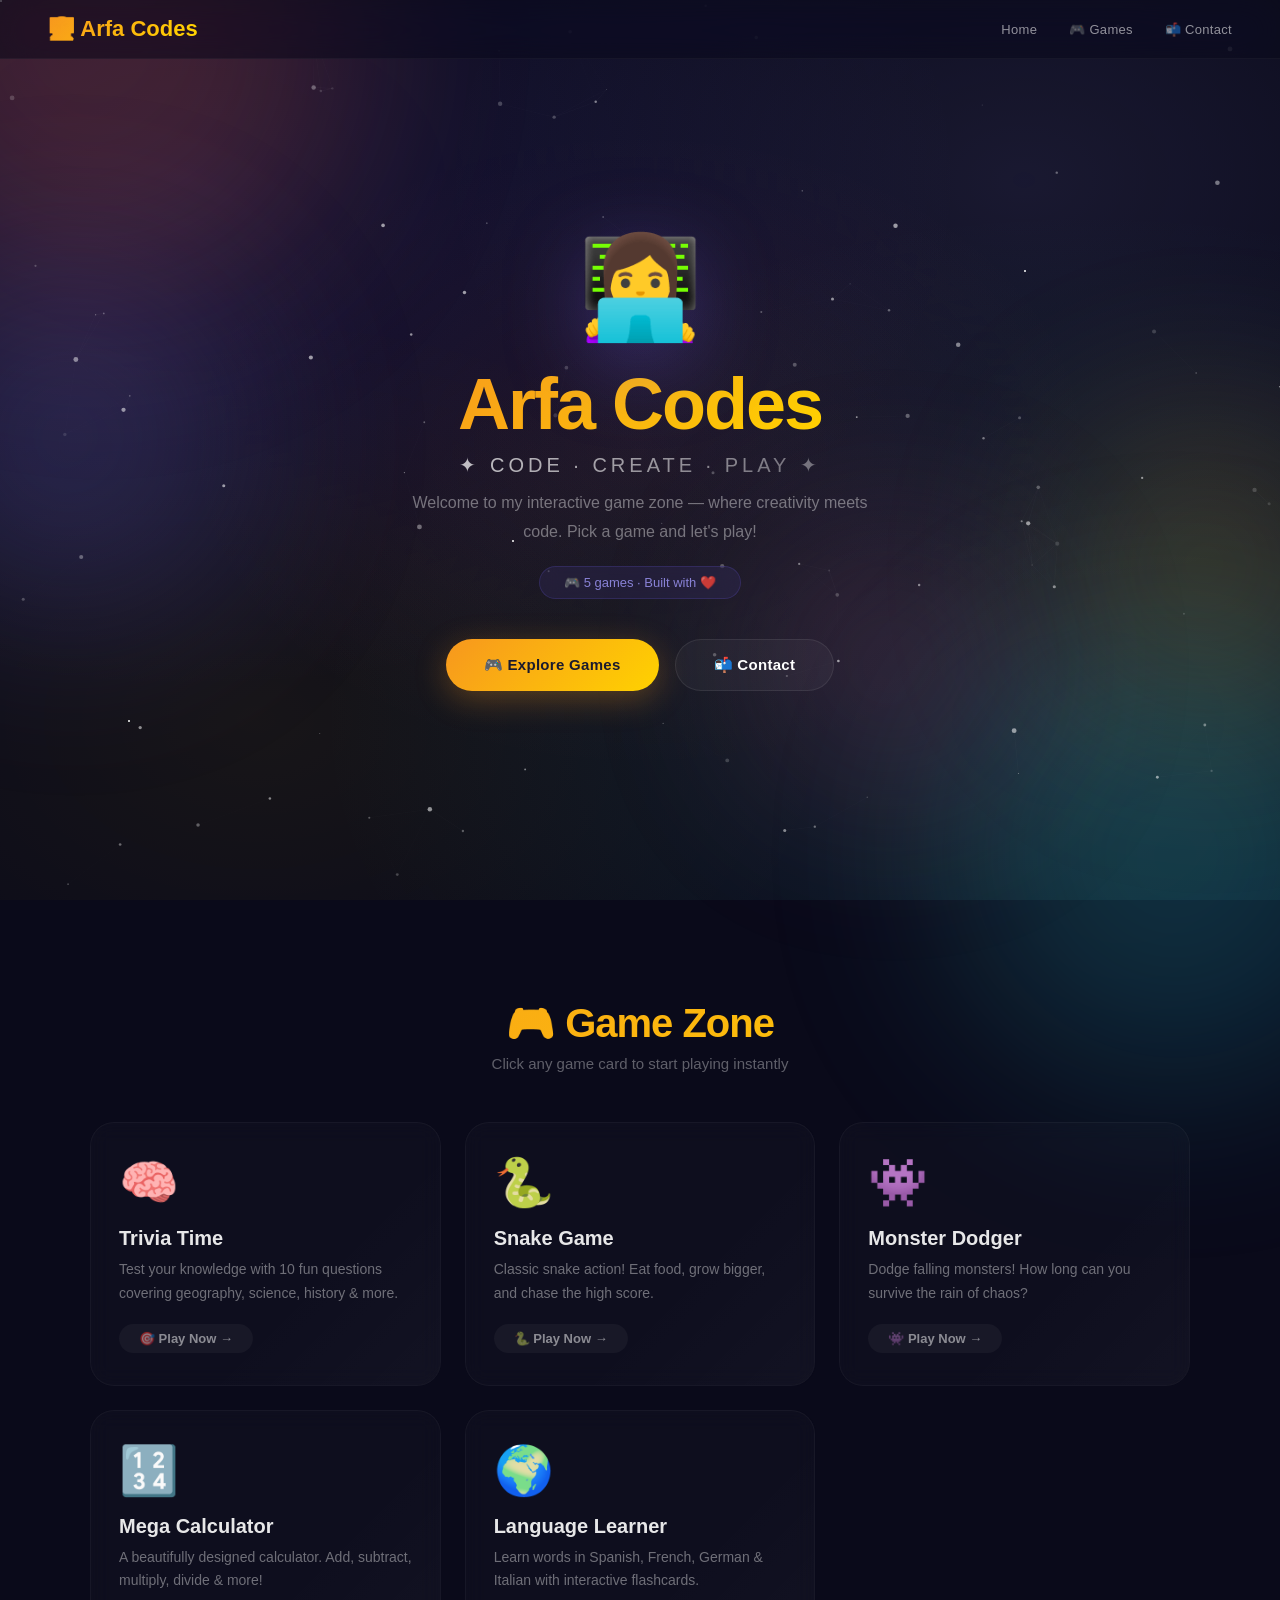
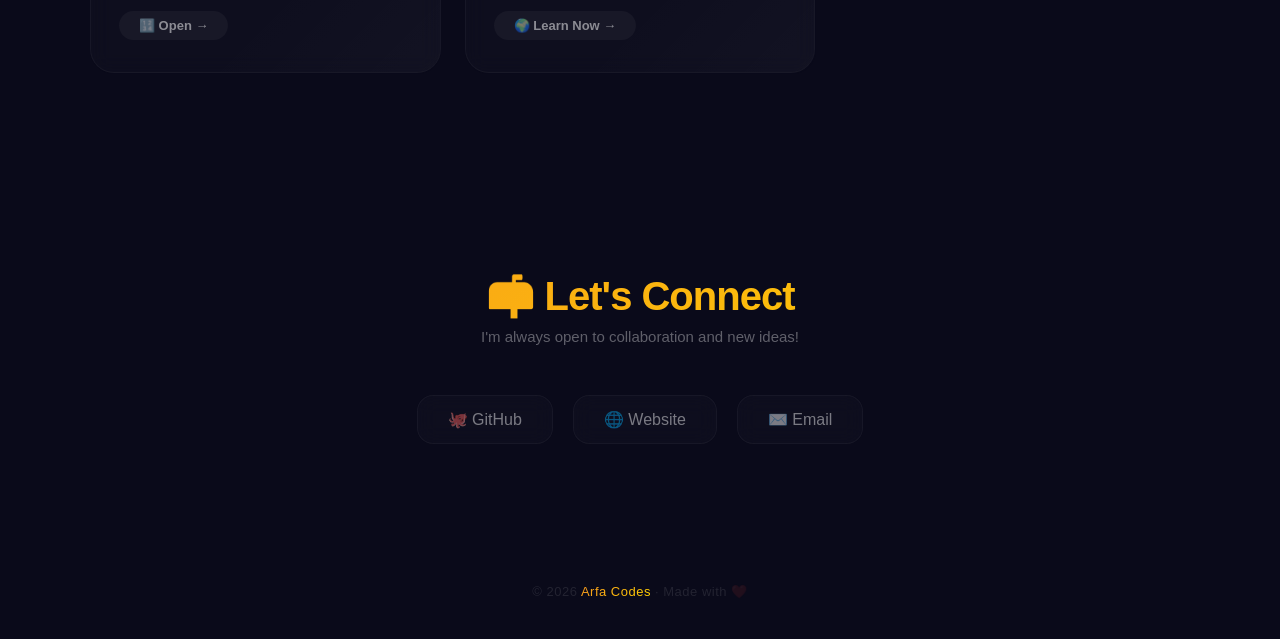
<file: index.html>
<!DOCTYPE html>
<html lang="en">
<head>
  <meta charset="UTF-8" />
  <meta name="viewport" content="width=device-width, initial-scale=1.0" />
  <title>Arfa Codes 🚀 - Game Zone</title>
  <link rel="icon" href="data:image/svg+xml,<svg xmlns=%22http://www.w3.org/2000/svg%22 viewBox=%220 0 100 100%22><text y=%22.9em%22 font-size=%2290%22>👩‍💻</text></svg>">
  <link rel="stylesheet" href="css/style.css" />
</head>
<body>

  <!-- Mesh Background -->
  <div class="mesh-bg"></div>

  <!-- Glow Orbs -->
  <div class="glow-orb glow-orb-1"></div>
  <div class="glow-orb glow-orb-2"></div>
  <div class="glow-orb glow-orb-3"></div>
  <div class="glow-orb glow-orb-4"></div>
  <div class="glow-orb glow-orb-5"></div>

  <!-- Shooting Stars -->
  <div class="star"></div>
  <div class="star"></div>
  <div class="star"></div>
  <div class="star"></div>

  <!-- Particle Canvas -->
  <canvas id="particleCanvas"></canvas>

  <!-- Nav -->
  <nav id="navbar">
    <span class="logo">👩‍💻 Arfa Codes</span>
    <ul>
      <li><a href="#home">Home</a></li>
      <li><a href="#games">🎮 Games</a></li>
      <li><a href="#contact">📬 Contact</a></li>
    </ul>
  </nav>

  <!-- Hero -->
  <section id="home">
    <div class="wrap hero-content">
      <span class="avatar">👩‍💻</span>
      <h1>Arfa Codes</h1>
      <div class="tagline">✦ Code · Create · Play ✦</div>
      <p>Welcome to my interactive game zone — where creativity meets code. Pick a game and let's play!</p>
      <div class="hero-badge">🎮 5 games · Built with ❤️</div>
      <div class="btns">
        <a href="#games" class="btn btn-gold">🎮 Explore Games</a>
        <a href="#contact" class="btn btn-ghost">📬 Contact</a>
      </div>
    </div>
  </section>

  <!-- Games Grid -->
  <section id="games">
    <div class="wrap">
      <h2 class="section-title">🎮 Game Zone</h2>
      <p class="section-sub">Click any game card to start playing instantly</p>
      <div class="game-grid">
        <div class="game-card" onclick="openModal('trivia')">
          <div class="card-glow"></div>
          <span class="gi">🧠</span>
          <h3>Trivia Time</h3>
          <p>Test your knowledge with 10 fun questions covering geography, science, history & more.</p>
          <span class="tag">🎯 Play Now →</span>
        </div>
        <div class="game-card" onclick="openModal('snake')">
          <div class="card-glow"></div>
          <span class="gi">🐍</span>
          <h3>Snake Game</h3>
          <p>Classic snake action! Eat food, grow bigger, and chase the high score.</p>
          <span class="tag">🐍 Play Now →</span>
        </div>
        <div class="game-card" onclick="openModal('monster')">
          <div class="card-glow"></div>
          <span class="gi">👾</span>
          <h3>Monster Dodger</h3>
          <p>Dodge falling monsters! How long can you survive the rain of chaos?</p>
          <span class="tag">👾 Play Now →</span>
        </div>
        <div class="game-card" onclick="openModal('calc')">
          <div class="card-glow"></div>
          <span class="gi">🔢</span>
          <h3>Mega Calculator</h3>
          <p>A beautifully designed calculator. Add, subtract, multiply, divide & more!</p>
          <span class="tag">🔢 Open →</span>
        </div>
        <div class="game-card" onclick="openModal('lang')">
          <div class="card-glow"></div>
          <span class="gi">🌍</span>
          <h3>Language Learner</h3>
          <p>Learn words in Spanish, French, German & Italian with interactive flashcards.</p>
          <span class="tag">🌍 Learn Now →</span>
        </div>
      </div>
    </div>
  </section>

  <!-- Contact -->
  <section id="contact">
    <div class="wrap">
      <h2 class="section-title">📬 Let's Connect</h2>
      <p class="section-sub">I'm always open to collaboration and new ideas!</p>
      <div class="clinks">
        <a href="https://github.com/ArfaCodes" target="_blank">🐙 GitHub</a>
        <a href="https://arfacodes.vercel.app" target="_blank">🌐 Website</a>
        <a href="mailto:hello@arfacodes.com">✉️ Email</a>
      </div>
    </div>
  </section>

  <footer>© 2026 <span>Arfa Codes</span> · Made with ❤️</footer>

  <!-- ===== MODAL ===== -->
  <div class="modal-overlay" id="modalOverlay">
    <div class="modal">
      <button class="close" onclick="closeModal()">✕</button>
      <div id="modalContent"></div>
    </div>
  </div>

  <!-- Scripts -->
  <script src="js/main.js"></script>
  <script src="js/trivia.js"></script>
  <script src="js/snake.js"></script>
  <script src="js/monster.js"></script>
  <script src="js/calc.js"></script>
  <script src="js/lang.js"></script>
</body>
</html>
</file>
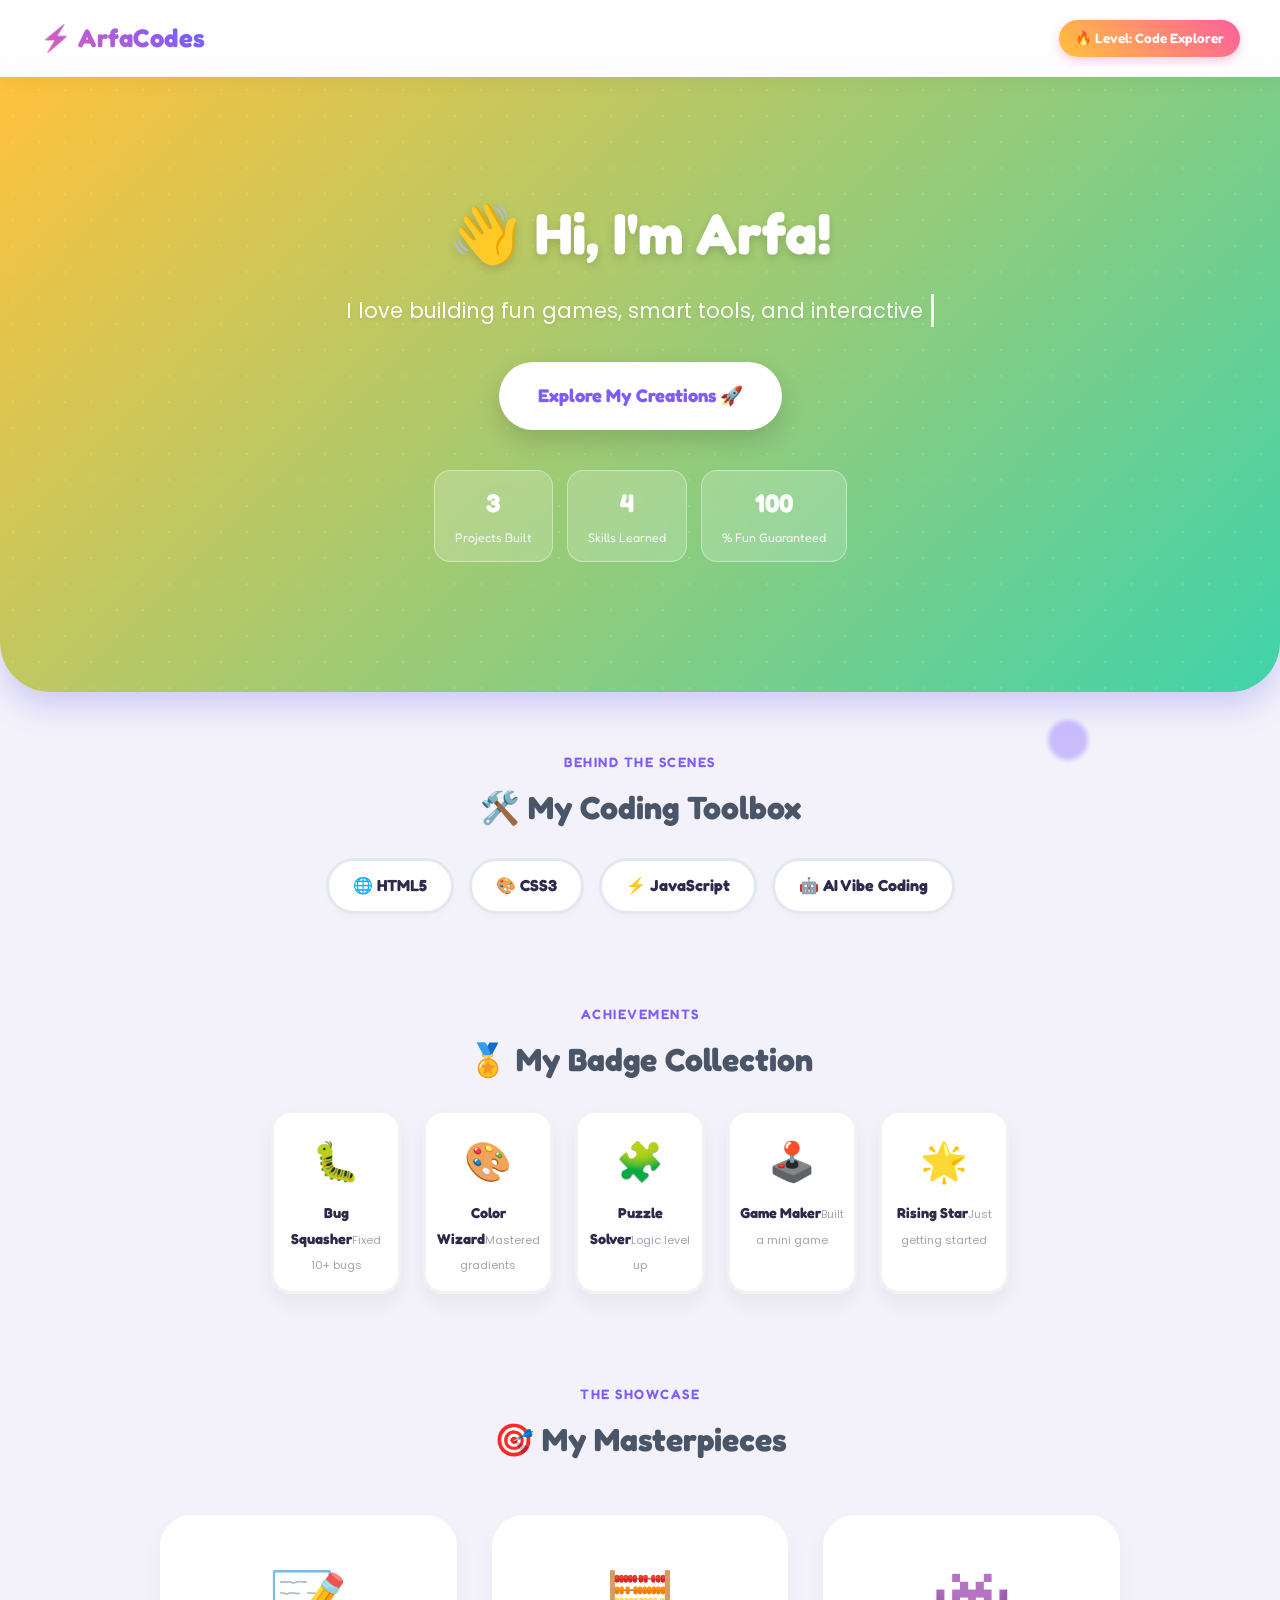
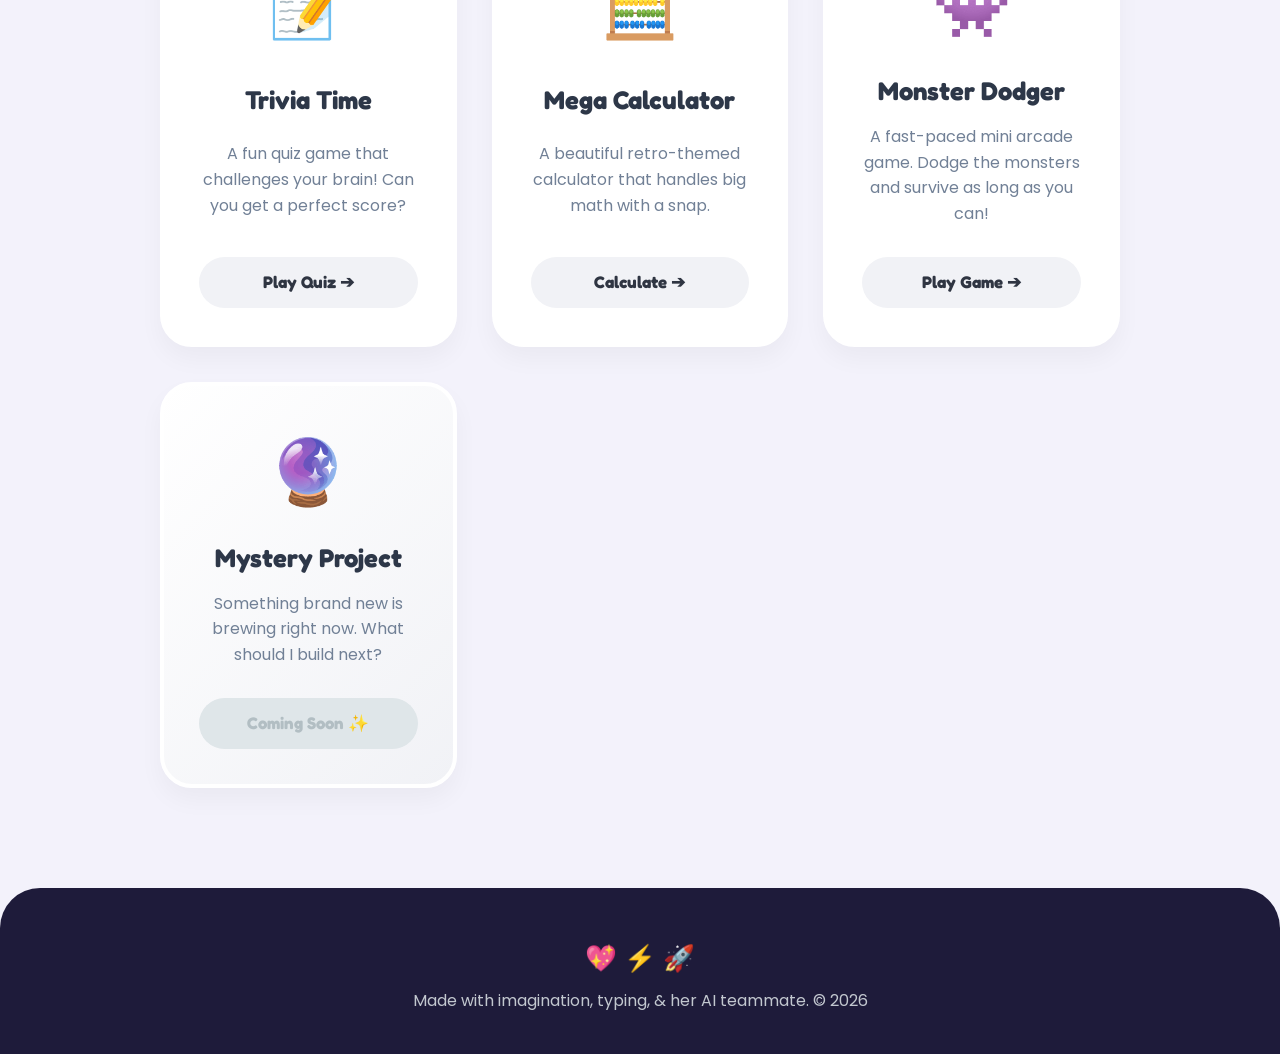
<file: arfacode.html>
<!DOCTYPE html>
<html lang="en">
<head>
  <meta charset="UTF-8">
  <meta name="viewport" content="width=device-width, initial-scale=1.0">
  <title>Arfa's Coding Playground</title>

  <link rel="preconnect" href="https://fonts.googleapis.com">
  <link rel="preconnect" href="https://fonts.gstatic.com" crossorigin>
  <link href="https://fonts.googleapis.com/css2?family=Fredoka:wght@300..700&family=Poppins:wght@400;600;700&display=swap" rel="stylesheet">

  <style>
    * { box-sizing: border-box; margin: 0; padding: 0; }

    :root {
      --pink: #ff5e9c;
      --purple: #7f5cff;
      --cyan: #00d9d0;
      --yellow: #ffc23c;
      --ink: #2d2a4a;
    }

    html { scroll-behavior: smooth; }

    body {
      font-family: 'Poppins', sans-serif;
      background-color: #f3f2fb;
      color: var(--ink);
      line-height: 1.6;
      overflow-x: hidden;
      cursor: default;
    }

    /* ===== Floating background blobs ===== */
    .bg-blobs {
      position: fixed;
      inset: 0;
      z-index: -1;
      overflow: hidden;
      pointer-events: none;
    }
    .blob {
      position: absolute;
      border-radius: 50%;
      filter: blur(2px);
      opacity: 0.35;
      animation: float 14s ease-in-out infinite;
    }
    .blob.b1 { width: 90px; height: 90px; background: var(--pink); top: 12%; left: 6%; animation-duration: 16s; }
    .blob.b2 { width: 50px; height: 50px; background: var(--cyan); top: 65%; left: 12%; animation-duration: 12s; animation-delay: -3s; }
    .blob.b3 { width: 70px; height: 70px; background: var(--yellow); top: 25%; right: 8%; animation-duration: 18s; animation-delay: -6s; }
    .blob.b4 { width: 40px; height: 40px; background: var(--purple); top: 80%; right: 15%; animation-duration: 10s; animation-delay: -1s; }
    .blob.b5 { width: 30px; height: 30px; background: var(--pink); top: 45%; left: 45%; animation-duration: 20s; animation-delay: -8s; }

    @keyframes float {
      0%, 100% { transform: translate(0, 0) rotate(0deg); }
      33% { transform: translate(20px, -30px) rotate(120deg); }
      66% { transform: translate(-15px, 20px) rotate(240deg); }
    }

    /* ===== Sparkle cursor trail ===== */
    .sparkle {
      position: fixed;
      pointer-events: none;
      font-size: 14px;
      z-index: 9999;
      animation: sparkleFade 0.7s ease-out forwards;
    }
    @keyframes sparkleFade {
      0% { opacity: 1; transform: translateY(0) scale(1); }
      100% { opacity: 0; transform: translateY(-20px) scale(0.4); }
    }

    /* ===== Header ===== */
    header {
      background-color: rgba(255, 255, 255, 0.85);
      backdrop-filter: blur(10px);
      padding: 18px 40px;
      display: flex;
      justify-content: space-between;
      align-items: center;
      box-shadow: 0 4px 20px rgba(0, 0, 0, 0.05);
      position: sticky;
      top: 0;
      z-index: 100;
    }

    .logo {
      font-family: 'Fredoka', sans-serif;
      font-size: 1.6rem;
      font-weight: 700;
      background: linear-gradient(45deg, var(--pink), var(--purple), var(--cyan));
      background-size: 200% 200%;
      -webkit-background-clip: text;
      -webkit-text-fill-color: transparent;
      text-decoration: none;
      animation: gradientShift 6s ease infinite;
      letter-spacing: 0.5px;
    }

    .header-badge {
      font-family: 'Fredoka', sans-serif;
      font-weight: 600;
      font-size: 0.85rem;
      background: linear-gradient(45deg, var(--yellow), var(--pink));
      color: #fff;
      padding: 8px 16px;
      border-radius: 50px;
      box-shadow: 0 4px 10px rgba(255, 94, 156, 0.3);
      white-space: nowrap;
    }

    /* ===== Hero ===== */
    .hero {
      background: linear-gradient(-45deg, var(--pink), var(--purple), var(--cyan), var(--yellow));
      background-size: 400% 400%;
      animation: magicGradient 12s ease infinite;
      color: #ffffff;
      padding: 110px 20px 130px;
      text-align: center;
      border-radius: 0 0 50px 50px;
      box-shadow: 0 15px 30px rgba(108, 92, 231, 0.25);
      position: relative;
      overflow: hidden;
    }

    .hero::after {
      content: '';
      position: absolute;
      inset: 0;
      background-image: radial-gradient(circle, rgba(255,255,255,0.5) 1.5px, transparent 1.5px);
      background-size: 26px 26px;
      opacity: 0.25;
      pointer-events: none;
    }

    .hero-content {
      max-width: 800px;
      margin: 0 auto;
      position: relative;
      z-index: 2;
    }

    .hero h1 {
      font-family: 'Fredoka', sans-serif;
      font-size: clamp(2.4rem, 6vw, 3.6rem);
      margin-bottom: 15px;
      text-shadow: 0 4px 10px rgba(0, 0, 0, 0.15);
    }

    .hero .wave {
      display: inline-block;
      animation: wave 2.2s ease-in-out infinite;
      transform-origin: 70% 70%;
    }
    @keyframes wave {
      0%, 100% { transform: rotate(0deg); }
      15% { transform: rotate(18deg); }
      30% { transform: rotate(-10deg); }
      45% { transform: rotate(18deg); }
      60% { transform: rotate(0deg); }
    }

    .hero p {
      font-size: clamp(1.05rem, 2.4vw, 1.3rem);
      opacity: 0.97;
      margin-bottom: 35px;
      text-shadow: 0 2px 5px rgba(0, 0, 0, 0.1);
      min-height: 1.6em;
    }

    .typed-cursor {
      display: inline-block;
      width: 3px;
      background: #fff;
      margin-left: 2px;
      animation: blink 0.8s step-end infinite;
    }
    @keyframes blink { 50% { opacity: 0; } }

    .btn {
      display: inline-block;
      background: #ffffff;
      color: var(--purple);
      font-family: 'Fredoka', sans-serif;
      font-weight: 700;
      font-size: 1.15rem;
      padding: 16px 36px;
      border-radius: 50px;
      text-decoration: none;
      transition: all 0.4s cubic-bezier(0.175, 0.885, 0.32, 1.275);
      box-shadow: 0 10px 25px rgba(0, 0, 0, 0.15);
      border: 3px solid transparent;
      position: relative;
    }

    .btn:hover {
      transform: translateY(-5px) scale(1.05);
      background: var(--yellow);
      color: #2d3436;
      box-shadow: 0 15px 30px rgba(255, 194, 60, 0.4);
    }

    /* Stat pills under hero */
    .hero-stats {
      display: flex;
      justify-content: center;
      gap: 14px;
      flex-wrap: wrap;
      margin-top: 40px;
      position: relative;
      z-index: 2;
    }
    .stat-pill {
      background: rgba(255,255,255,0.18);
      border: 1px solid rgba(255,255,255,0.4);
      backdrop-filter: blur(6px);
      border-radius: 16px;
      padding: 12px 20px;
      min-width: 110px;
      font-family: 'Fredoka', sans-serif;
    }
    .stat-pill .num {
      font-size: 1.6rem;
      font-weight: 700;
      display: block;
    }
    .stat-pill .label {
      font-size: 0.78rem;
      opacity: 0.9;
    }

    /* ===== Toolbox ===== */
    .toolbox {
      max-width: 1000px;
      margin: 60px auto 0;
      padding: 0 20px;
      text-align: center;
    }

    .eyebrow {
      font-family: 'Fredoka', sans-serif;
      font-weight: 600;
      font-size: 0.85rem;
      letter-spacing: 1.5px;
      text-transform: uppercase;
      color: var(--purple);
      margin-bottom: 8px;
    }

    .toolbox h2, .projects-section h2, .badges-section h2 {
      font-family: 'Fredoka', sans-serif;
      font-size: 2rem;
      margin-bottom: 25px;
      color: #4a5568;
    }

    .skills-container {
      display: flex;
      flex-wrap: wrap;
      justify-content: center;
      gap: 15px;
    }

    .skill-tag {
      background-color: #ffffff;
      border: 3px solid #e2e8f0;
      border-radius: 50px;
      padding: 12px 24px;
      font-weight: 700;
      font-family: 'Fredoka', sans-serif;
      display: flex;
      align-items: center;
      gap: 8px;
      box-shadow: 0 4px 6px rgba(0,0,0,0.02);
      transition: all 0.3s cubic-bezier(0.175, 0.885, 0.32, 1.275);
      cursor: default;
    }

    .skill-tag:hover {
      transform: translateY(-5px) rotate(2deg);
      color: white;
      box-shadow: 0 10px 20px rgba(0,0,0,0.1);
    }

    .skill-tag:nth-child(1):hover { background: var(--pink); border-color: var(--pink); }
    .skill-tag:nth-child(2):hover { background: #74b9ff; border-color: #74b9ff; }
    .skill-tag:nth-child(3):hover { background: var(--yellow); border-color: var(--yellow); color: #2d3436; }
    .skill-tag:nth-child(4):hover { background: var(--purple); border-color: var(--purple); }

    /* ===== Badges section (signature element) ===== */
    .badges-section {
      max-width: 1000px;
      margin: 90px auto;
      padding: 0 20px;
      text-align: center;
    }

    .badges-grid {
      display: flex;
      flex-wrap: wrap;
      justify-content: center;
      gap: 22px;
      margin-top: 10px;
    }

    .badge {
      width: 130px;
      background: #ffffff;
      border-radius: 20px;
      padding: 18px 10px 14px;
      box-shadow: 0 10px 20px rgba(0,0,0,0.05);
      border: 3px solid #f1f2f6;
      transition: transform 0.35s cubic-bezier(0.175, 0.885, 0.32, 1.275), box-shadow 0.35s;
      opacity: 0;
      transform: translateY(24px) scale(0.9);
    }

    .badge.reveal {
      opacity: 1;
      transform: translateY(0) scale(1);
    }

    .badge:hover {
      transform: translateY(-8px) rotate(-3deg) scale(1.05);
      box-shadow: 0 14px 26px rgba(127, 92, 255, 0.25);
      border-color: var(--purple);
    }

    .badge .icon {
      font-size: 2.4rem;
      display: block;
      margin-bottom: 8px;
    }

    .badge .title {
      font-family: 'Fredoka', sans-serif;
      font-weight: 700;
      font-size: 0.9rem;
      color: var(--ink);
    }

    .badge .sub {
      font-size: 0.7rem;
      color: #a0a5b1;
      margin-top: 2px;
    }

    /* stagger reveal delays set inline via nth-child */
    .badge:nth-child(1) { transition-delay: 0s; }
    .badge:nth-child(2) { transition-delay: 0.08s; }
    .badge:nth-child(3) { transition-delay: 0.16s; }
    .badge:nth-child(4) { transition-delay: 0.24s; }
    .badge:nth-child(5) { transition-delay: 0.32s; }

    /* ===== Projects ===== */
    .projects-section {
      max-width: 1000px;
      margin: 90px auto;
      padding: 0 20px;
    }

    .projects-section .section-head {
      text-align: center;
      margin-bottom: 50px;
    }

    .projects-grid {
      display: grid;
      grid-template-columns: repeat(auto-fit, minmax(280px, 1fr));
      gap: 35px;
    }

    .project-card {
      background-color: #ffffff;
      border-radius: 32px;
      border: 4px solid #ffffff;
      padding: 35px;
      text-align: center;
      box-shadow: 0 12px 24px rgba(0,0,0,0.04);
      transition: all 0.4s cubic-bezier(0.175, 0.885, 0.32, 1.275);
      display: flex;
      flex-direction: column;
      justify-content: space-between;
      align-items: center;
      position: relative;
      overflow: hidden;
      opacity: 0;
      transform: translateY(30px);
    }

    .project-card.reveal {
      opacity: 1;
      transform: translateY(0);
    }

    .project-card:nth-child(1):hover { border-color: var(--pink); box-shadow: 0 15px 35px rgba(255, 94, 156, 0.3); }
    .project-card:nth-child(2):hover { border-color: var(--cyan); box-shadow: 0 15px 35px rgba(0, 217, 208, 0.3); }
    .project-card:nth-child(3):hover { border-color: var(--yellow); box-shadow: 0 15px 35px rgba(255, 194, 60, 0.3); }
    .project-card:nth-child(4):hover { border-color: var(--purple); box-shadow: 0 15px 35px rgba(127, 92, 255, 0.3); }

    .project-card:hover {
      transform: translateY(-12px) scale(1.02);
    }

    .project-card::before {
      content: '';
      position: absolute;
      top: 0;
      left: -100%;
      width: 50%;
      height: 100%;
      background: linear-gradient(to right, rgba(255,255,255,0) 0%, rgba(255,255,255,0.6) 50%, rgba(255,255,255,0) 100%);
      transform: skewX(-25deg);
      transition: 0.75s;
    }

    .project-card:hover::before {
      left: 150%;
    }

    .card-icon {
      font-size: 4rem;
      margin-bottom: 15px;
      transition: transform 0.3s ease;
    }

    .project-card:hover .card-icon {
      transform: rotate(15deg) scale(1.15);
    }

    .project-card h3 {
      font-family: 'Fredoka', sans-serif;
      font-size: 1.6rem;
      margin-bottom: 12px;
      color: #2d3748;
    }

    .project-card p {
      font-size: 1rem;
      color: #718096;
      margin-bottom: 30px;
      min-height: 50px;
    }

    .card-btn {
      background-color: #f1f2f6;
      color: #2f3542;
      font-family: 'Fredoka', sans-serif;
      font-weight: 700;
      font-size: 1.05rem;
      padding: 12px 28px;
      border-radius: 50px;
      text-decoration: none;
      transition: all 0.3s;
      width: 100%;
      display: inline-block;
    }

    .project-card:nth-child(1) .card-btn:hover { background: var(--pink); color: white; transform: scale(1.05); }
    .project-card:nth-child(2) .card-btn:hover { background: var(--cyan); color: white; transform: scale(1.05); }
    .project-card:nth-child(3) .card-btn:hover { background: var(--yellow); color: #2d3436; transform: scale(1.05); }

    /* ===== Footer ===== */
    footer {
      background-color: #1e1b3a;
      color: #dfe6e9;
      text-align: center;
      padding: 50px 20px 40px;
      margin-top: 100px;
      font-size: 1rem;
      border-radius: 40px 40px 0 0;
    }

    footer .footer-emoji {
      font-size: 1.6rem;
      margin-bottom: 10px;
      display: block;
    }

    footer p { opacity: 0.85; }

    /* ===== Animations ===== */
    @keyframes magicGradient {
      0% { background-position: 0% 50%; }
      50% { background-position: 100% 50%; }
      100% { background-position: 0% 50%; }
    }

    @keyframes gradientShift {
      0% { background-position: 0% 50%; }
      50% { background-position: 100% 50%; }
      100% { background-position: 0% 50%; }
    }

    @media (max-width: 600px) {
      .hero h1 { font-size: 2.3rem; }
      header { padding: 14px 20px; }
      .header-badge { font-size: 0.72rem; padding: 6px 12px; }
    }

    @media (prefers-reduced-motion: reduce) {
      *, *::before, *::after {
        animation-duration: 0.01ms !important;
        animation-iteration-count: 1 !important;
        transition-duration: 0.01ms !important;
      }
    }
  </style>
</head>
<body>

  <div class="bg-blobs">
    <div class="blob b1"></div>
    <div class="blob b2"></div>
    <div class="blob b3"></div>
    <div class="blob b4"></div>
    <div class="blob b5"></div>
  </div>

  <!-- HEADER -->
  <header>
    <a href="#" class="logo">⚡ ArfaCodes</a>
    <span class="header-badge">🔥 Level: Code Explorer</span>
  </header>

  <!-- HERO -->
  <section class="hero">
    <div class="hero-content">
      <h1><span class="wave">👋</span> Hi, I'm Arfa!</h1>
      <p id="typedLine">&nbsp;</p>
      <a href="#projects" class="btn" id="exploreBtn">Explore My Creations 🚀</a>

      <div class="hero-stats">
        <div class="stat-pill"><span class="num" data-target="3">0</span><span class="label">Projects Built</span></div>
        <div class="stat-pill"><span class="num" data-target="4">0</span><span class="label">Skills Learned</span></div>
        <div class="stat-pill"><span class="num" data-target="100">0</span><span class="label">% Fun Guaranteed</span></div>
      </div>
    </div>
  </section>

  <!-- TOOLBOX -->
  <section class="toolbox">
    <div class="eyebrow">Behind the scenes</div>
    <h2>🛠️ My Coding Toolbox</h2>
    <div class="skills-container">
      <div class="skill-tag">🌐 HTML5</div>
      <div class="skill-tag">🎨 CSS3</div>
      <div class="skill-tag">⚡ JavaScript</div>
      <div class="skill-tag">🤖 AI Vibe Coding</div>
    </div>
  </section>

  <!-- BADGES -->
  <section class="badges-section">
    <div class="eyebrow">Achievements</div>
    <h2>🏅 My Badge Collection</h2>
    <div class="badges-grid" id="badgesGrid">
      <div class="badge"><span class="icon">🐛</span><span class="title">Bug Squasher</span><span class="sub">Fixed 10+ bugs</span></div>
      <div class="badge"><span class="icon">🎨</span><span class="title">Color Wizard</span><span class="sub">Mastered gradients</span></div>
      <div class="badge"><span class="icon">🧩</span><span class="title">Puzzle Solver</span><span class="sub">Logic level up</span></div>
      <div class="badge"><span class="icon">🕹️</span><span class="title">Game Maker</span><span class="sub">Built a mini game</span></div>
      <div class="badge"><span class="icon">🌟</span><span class="title">Rising Star</span><span class="sub">Just getting started</span></div>
    </div>
  </section>

  <!-- PROJECTS -->
  <section class="projects-section" id="projects">
    <div class="section-head">
      <div class="eyebrow">The showcase</div>
      <h2>🎯 My Masterpieces</h2>
    </div>

    <div class="projects-grid">
      <div class="project-card">
        <div class="card-icon">📝</div>
        <h3>Trivia Time</h3>
        <p>A fun quiz game that challenges your brain! Can you get a perfect score?</p>
        <a href="#" class="card-btn">Play Quiz ➔</a>
      </div>

      <div class="project-card">
        <div class="card-icon">🧮</div>
        <h3>Mega Calculator</h3>
        <p>A beautiful retro-themed calculator that handles big math with a snap.</p>
        <a href="#" class="card-btn">Calculate ➔</a>
      </div>

      <div class="project-card">
        <div class="card-icon">👾</div>
        <h3>Monster Dodger</h3>
        <p>A fast-paced mini arcade game. Dodge the monsters and survive as long as you can!</p>
        <a href="#" class="card-btn">Play Game ➔</a>
      </div>

      <div class="project-card" style="background: linear-gradient(135deg, #ffffff 0%, #f1f2f6 100%);">
        <div class="card-icon">🔮</div>
        <h3>Mystery Project</h3>
        <p>Something brand new is brewing right now. What should I build next?</p>
        <span class="card-btn" style="cursor: not-allowed; background-color: #dfe6e9; color: #b2bec3;">Coming Soon ✨</span>
      </div>
    </div>
  </section>

  <!-- FOOTER -->
  <footer>
    <span class="footer-emoji">💖 ⚡ 🚀</span>
    <p>Made with imagination, typing, & her AI teammate. © 2026</p>
  </footer>

  <script>
    // ---- Typewriter effect for hero subtitle ----
    const line = "I love building fun games, smart tools, and interactive puzzles using AI and code. Welcome to my digital wonderland!";
    const target = document.getElementById('typedLine');
    let i = 0;
    function typeNext() {
      if (i <= line.length) {
        target.innerHTML = line.slice(0, i) + '<span class="typed-cursor">&nbsp;</span>';
        i++;
        setTimeout(typeNext, 22);
      } else {
        target.innerHTML = line;
      }
    }
    typeNext();

    // ---- Animated counters ----
    function animateCounters() {
      document.querySelectorAll('.num').forEach(el => {
        const target = parseInt(el.dataset.target, 10);
        let current = 0;
        const step = Math.max(1, Math.ceil(target / 40));
        const tick = () => {
          current += step;
          if (current >= target) {
            el.textContent = target;
          } else {
            el.textContent = current;
            requestAnimationFrame(tick);
          }
        };
        tick();
      });
    }
    setTimeout(animateCounters, 500);

    // ---- Scroll reveal for cards & badges ----
    const revealTargets = document.querySelectorAll('.project-card, .badge');
    const io = new IntersectionObserver((entries) => {
      entries.forEach(entry => {
        if (entry.isIntersecting) {
          entry.target.classList.add('reveal');
          io.unobserve(entry.target);
        }
      });
    }, { threshold: 0.15 });
    revealTargets.forEach(el => io.observe(el));

    // ---- Sparkle cursor trail (desktop only, lightweight) ----
    const sparkleChars = ['✨', '⭐', '💫'];
    let lastSpark = 0;
    function spawnSparkle(x, y) {
      const now = Date.now();
      if (now - lastSpark < 60) return; // throttle
      lastSpark = now;
      const s = document.createElement('span');
      s.className = 'sparkle';
      s.textContent = sparkleChars[Math.floor(Math.random() * sparkleChars.length)];
      s.style.left = x + 'px';
      s.style.top = y + 'px';
      document.body.appendChild(s);
      setTimeout(() => s.remove(), 700);
    }
    if (window.matchMedia('(hover: hover) and (pointer: fine)').matches) {
      window.addEventListener('mousemove', (e) => spawnSparkle(e.clientX, e.clientY));
    }

    // ---- Confetti burst on Explore button click ----
    const confettiEmojis = ['🎉', '✨', '🌈', '⭐', '🎈'];
    document.getElementById('exploreBtn').addEventListener('click', (e) => {
      const rect = e.currentTarget.getBoundingClientRect();
      for (let i = 0; i < 14; i++) {
        const c = document.createElement('span');
        c.textContent = confettiEmojis[Math.floor(Math.random() * confettiEmojis.length)];
        c.style.position = 'fixed';
        c.style.left = (rect.left + rect.width / 2) + 'px';
        c.style.top = (rect.top + rect.height / 2) + 'px';
        c.style.fontSize = (14 + Math.random() * 12) + 'px';
        c.style.pointerEvents = 'none';
        c.style.zIndex = 9999;
        const angle = Math.random() * Math.PI * 2;
        const dist = 60 + Math.random() * 80;
        const dx = Math.cos(angle) * dist;
        const dy = Math.sin(angle) * dist;
        c.style.transition = 'transform 0.8s cubic-bezier(0.2,0.8,0.2,1), opacity 0.8s ease-out';
        document.body.appendChild(c);
        requestAnimationFrame(() => {
          c.style.transform = `translate(${dx}px, ${dy}px) rotate(${Math.random()*360}deg)`;
          c.style.opacity = '0';
        });
        setTimeout(() => c.remove(), 850);
      }
    });
  </script>

</body>
</html>
</file>
<file: css/style.css>
/* ── Reset & Base ── */
* { margin: 0; padding: 0; box-sizing: border-box; }
html { scroll-behavior: smooth; }

@import url('https://fonts.googleapis.com/css2?family=Inter:wght@400;500;600;700;800;900&display=swap');

body {
  font-family: 'Inter', 'Segoe UI', sans-serif;
  color: #fff;
  background: #0a0a1a;
  overflow-x: hidden;
}

/* ── Particle Canvas ── */
#particleCanvas {
  position: fixed; inset: 0; z-index: 0;
  pointer-events: none;
}

/* ── Animated Gradient Mesh ── */
.mesh-bg {
  position: fixed; inset: 0; z-index: 0;
  background:
    radial-gradient(ellipse at 15% 20%, rgba(108,92,231,0.15) 0%, transparent 50%),
    radial-gradient(ellipse at 85% 80%, rgba(78,205,196,0.12) 0%, transparent 50%),
    radial-gradient(ellipse at 50% 50%, rgba(255,107,107,0.08) 0%, transparent 50%),
    radial-gradient(ellipse at 20% 80%, rgba(255,215,0,0.06) 0%, transparent 40%),
    radial-gradient(ellipse at 80% 20%, rgba(162,155,254,0.1) 0%, transparent 40%);
  animation: meshAnim 20s ease-in-out infinite alternate;
}
@keyframes meshAnim {
  0% { transform: scale(1) rotate(0deg); opacity: 0.7; }
  25% { transform: scale(1.05) rotate(2deg); }
  50% { transform: scale(1.1) rotate(-1deg); opacity: 1; }
  75% { transform: scale(1.03) rotate(1deg); }
  100% { transform: scale(1.08) rotate(-2deg); opacity: 0.8; }
}

/* ── Glow Orbs ── */
.glow-orb {
  position: fixed; border-radius: 50%;
  filter: blur(100px); opacity: 0.2;
  pointer-events: none; z-index: 0;
  will-change: transform;
}
.glow-orb-1 { width: 500px; height: 500px; background: linear-gradient(135deg, #ff6b6b, #ee5a24); top: -200px; left: -150px; animation: orb1 20s ease-in-out infinite; }
.glow-orb-2 { width: 450px; height: 450px; background: linear-gradient(135deg, #4ecdc4, #0abde3); bottom: -180px; right: -120px; animation: orb2 25s ease-in-out infinite; }
.glow-orb-3 { width: 350px; height: 350px; background: linear-gradient(135deg, #a29bfe, #6c5ce7); top: 30%; left: -100px; animation: orb3 18s ease-in-out infinite; }
.glow-orb-4 { width: 300px; height: 300px; background: linear-gradient(135deg, #ffe66d, #f7971e); bottom: 20%; right: -80px; animation: orb4 22s ease-in-out infinite; }
.glow-orb-5 { width: 250px; height: 250px; background: linear-gradient(135deg, #fd79a8, #e84393); top: 60%; left: 60%; animation: orb5 15s ease-in-out infinite; }

@keyframes orb1 { 0%,100% { transform: translate(0,0) scale(1); } 33% { transform: translate(80px,60px) scale(1.2); } 66% { transform: translate(-40px,100px) scale(0.9); } }
@keyframes orb2 { 0%,100% { transform: translate(0,0) scale(1); } 33% { transform: translate(-70px,-50px) scale(1.15); } 66% { transform: translate(50px,-100px) scale(0.85); } }
@keyframes orb3 { 0%,100% { transform: translate(0,0) scale(1); } 25% { transform: translate(60px,-40px) scale(1.1); } 50% { transform: translate(-30px,60px) scale(0.95); } 75% { transform: translate(-60px,-30px) scale(1.05); } }
@keyframes orb4 { 0%,100% { transform: translate(0,0) scale(1); } 50% { transform: translate(-50px,40px) scale(1.2); } }
@keyframes orb5 { 0%,100% { transform: translate(0,0) scale(1) rotate(0deg); } 33% { transform: translate(40px,-60px) scale(1.1) rotate(10deg); } 66% { transform: translate(-50px,30px) scale(0.9) rotate(-10deg); } }

/* ── Shooting Stars ── */
.star {
  position: fixed; width: 2px; height: 2px;
  background: #fff; border-radius: 50%;
  pointer-events: none; z-index: 0;
  animation: shoot linear infinite;
}
.star:nth-child(6) { top: 10%; left: 20%; animation-duration: 6s; animation-delay: 0s; }
.star:nth-child(7) { top: 30%; left: 80%; animation-duration: 8s; animation-delay: 3s; }
.star:nth-child(8) { top: 60%; left: 40%; animation-duration: 7s; animation-delay: 5s; }
.star:nth-child(9) { top: 80%; left: 10%; animation-duration: 9s; animation-delay: 2s; }
@keyframes shoot {
  0% { transform: translate(0,0) scale(1); opacity: 0; }
  10% { opacity: 1; }
  90% { opacity: 1; }
  100% { transform: translate(100px,-100px) scale(0); opacity: 0; }
}

/* ── Navigation ── */
nav {
  position: fixed; top: 0; left: 0; right: 0; z-index: 1000;
  padding: 16px 48px;
  display: flex; justify-content: space-between; align-items: center;
  background: rgba(10,10,26,0.6);
  backdrop-filter: blur(20px) saturate(1.5);
  -webkit-backdrop-filter: blur(20px) saturate(1.5);
  border-bottom: 1px solid rgba(255,255,255,0.04);
  transition: all 0.4s cubic-bezier(0.16,1,0.3,1);
}
nav.scrolled { background: rgba(10,10,26,0.85); border-bottom-color: rgba(108,92,231,0.2); }

nav .logo {
  font-size: 22px; font-weight: 800;
  background: linear-gradient(135deg, #f7971e, #ffd200, #a29bfe);
  background-size: 200% auto;
  -webkit-background-clip: text; -webkit-text-fill-color: transparent; background-clip: text;
  animation: gradShift 3s ease-in-out infinite;
}
@keyframes gradShift { 0%,100% { background-position: 0% center; } 50% { background-position: 100% center; } }

nav ul { display: flex; gap: 32px; list-style: none; }
nav ul a {
  color: rgba(255,255,255,0.55); text-decoration: none;
  font-size: 13px; font-weight: 500; letter-spacing: 0.3px;
  transition: all 0.3s; position: relative;
}
nav ul a::before {
  content: ''; position: absolute; bottom: -4px; left: 50%;
  width: 0; height: 2px; background: linear-gradient(90deg, #f7971e, #a29bfe);
  transition: all 0.4s cubic-bezier(0.16,1,0.3,1);
  transform: translateX(-50%); border-radius: 2px;
}
nav ul a:hover { color: #fff; }
nav ul a:hover::before { width: 100%; }

section { position: relative; z-index: 1; padding: 100px 24px; }
.wrap { max-width: 1100px; margin: 0 auto; }

/* ── Hero ── */
#home { min-height: 100vh; display: flex; align-items: center; justify-content: center; text-align: center; padding-top: 120px; position: relative; }
.hero-content { position: relative; z-index: 2; }
#home .avatar { font-size: 100px; display: block; margin-bottom: 16px; animation: levitate 4s cubic-bezier(0.16,1,0.3,1) infinite; filter: drop-shadow(0 20px 40px rgba(108,92,231,0.3)); }
@keyframes levitate { 0%,100% { transform: translateY(0) scale(1); } 50% { transform: translateY(-20px) scale(1.05); } }
#home h1 { font-size: 72px; font-weight: 900; letter-spacing: -2px; background: linear-gradient(135deg, #f7971e, #ffd200, #a29bfe, #4ecdc4); background-size: 300% auto; -webkit-background-clip: text; -webkit-text-fill-color: transparent; background-clip: text; animation: rainbowShift 6s ease-in-out infinite; }
@keyframes rainbowShift { 0%,100% { background-position: 0% center; } 50% { background-position: 100% center; } }
#home .tagline { font-size: 20px; font-weight: 500; margin-top: 8px; background: linear-gradient(135deg, rgba(255,255,255,0.8), rgba(255,255,255,0.3)); -webkit-background-clip: text; -webkit-text-fill-color: transparent; background-clip: text; letter-spacing: 4px; text-transform: uppercase; }
#home p { font-size: 16px; color: rgba(255,255,255,0.4); margin-top: 12px; max-width: 480px; margin-inline: auto; line-height: 1.8; }
.hero-badge { display: inline-block; margin-top: 20px; padding: 8px 24px; border-radius: 50px; background: rgba(108,92,231,0.1); border: 1px solid rgba(108,92,231,0.2); font-size: 13px; color: rgba(162,155,254,0.8); backdrop-filter: blur(10px); animation: pulseBadge 3s ease-in-out infinite; }
@keyframes pulseBadge { 0%,100% { box-shadow: 0 0 0 0 rgba(108,92,231,0.2); } 50% { box-shadow: 0 0 30px 5px rgba(108,92,231,0.1); } }
.btns { margin-top: 40px; display: flex; gap: 16px; justify-content: center; flex-wrap: wrap; }

.btn { padding: 16px 38px; border: none; border-radius: 50px; font-size: 15px; font-weight: 600; cursor: pointer; transition: all 0.4s cubic-bezier(0.16,1,0.3,1); text-decoration: none; display: inline-flex; align-items: center; gap: 8px; font-family: inherit; position: relative; overflow: hidden; letter-spacing: 0.3px; }
.btn::after { content: ''; position: absolute; inset: 0; background: linear-gradient(135deg, transparent 40%, rgba(255,255,255,0.1)); opacity: 0; transition: opacity 0.4s; }
.btn:hover::after { opacity: 1; }
.btn-gold { background: linear-gradient(135deg, #f7971e, #ffd200); color: #1a1a2e; box-shadow: 0 8px 32px rgba(247,151,30,0.3); }
.btn-gold:hover { transform: translateY(-4px) scale(1.02); box-shadow: 0 12px 48px rgba(247,151,30,0.45); }
.btn-ghost { background: rgba(255,255,255,0.04); color: #fff; border: 1.5px solid rgba(255,255,255,0.08); }
.btn-ghost:hover { background: rgba(255,255,255,0.08); border-color: rgba(255,255,255,0.15); transform: translateY(-4px); }

.section-title { font-size: 40px; font-weight: 900; margin-bottom: 8px; text-align: center; background: linear-gradient(135deg, #f7971e, #ffd200); -webkit-background-clip: text; -webkit-text-fill-color: transparent; background-clip: text; letter-spacing: -1px; }
.section-sub { text-align: center; color: rgba(255,255,255,0.35); font-size: 15px; margin-bottom: 50px; }

/* ── Game Cards Grid ── */
.game-grid { display: grid; grid-template-columns: repeat(auto-fit, minmax(300px, 1fr)); gap: 24px; }
.game-card { background: rgba(255,255,255,0.02); border: 1px solid rgba(255,255,255,0.04); border-radius: 24px; padding: 32px 28px; transition: all 0.5s cubic-bezier(0.16,1,0.3,1); cursor: pointer; position: relative; overflow: hidden; backdrop-filter: blur(10px); }
.game-card::before { content: ''; position: absolute; top: 0; left: 0; right: 0; bottom: 0; background: linear-gradient(135deg, transparent 60%, rgba(255,255,255,0.02)); pointer-events: none; }
.game-card::after { content: ''; position: absolute; inset: -2px; border-radius: 26px; background: conic-gradient(from 0deg, transparent, rgba(108,92,231,0.3), transparent, rgba(78,205,196,0.3), transparent); opacity: 0; transition: opacity 0.6s; z-index: -1; }
.game-card:hover { transform: translateY(-10px) scale(1.01); }
.game-card:hover::after { opacity: 1; animation: borderSpin 4s linear infinite; }
@keyframes borderSpin { to { transform: rotate(360deg); } }
.game-card .card-glow { position: absolute; width: 200px; height: 200px; border-radius: 50%; filter: blur(60px); opacity: 0; transition: opacity 0.6s; pointer-events: none; }
.game-card:hover .card-glow { opacity: 0.15; }
.game-card:nth-child(1) .card-glow { background: #ff6b6b; top: -60px; right: -60px; }
.game-card:nth-child(2) .card-glow { background: #4ecdc4; top: -60px; right: -60px; }
.game-card:nth-child(3) .card-glow { background: #a29bfe; top: -60px; right: -60px; }
.game-card:nth-child(4) .card-glow { background: #ffe66d; top: -60px; right: -60px; }
.game-card:nth-child(5) .card-glow { background: #fd79a8; top: -60px; right: -60px; }
.game-card .gi { font-size: 48px; margin-bottom: 16px; display: block; transition: all 0.4s; }
.game-card:hover .gi { transform: scale(1.15) rotate(-5deg); }
.game-card h3 { font-size: 20px; font-weight: 700; margin-bottom: 8px; color: rgba(255,255,255,0.9); }
.game-card p { color: rgba(255,255,255,0.4); font-size: 14px; line-height: 1.7; margin-bottom: 18px; }
.game-card .tag { display: inline-flex; align-items: center; gap: 6px; padding: 7px 20px; border-radius: 50px; font-size: 13px; font-weight: 600; background: rgba(255,255,255,0.04); color: rgba(255,255,255,0.5); transition: all 0.4s; }
.game-card:hover .tag { background: linear-gradient(135deg, #f7971e, #ffd200); color: #1a1a2e; box-shadow: 0 4px 20px rgba(247,151,30,0.3); transform: translateX(4px); }

/* ── Modal ── */
.modal-overlay { display: none; position: fixed; inset: 0; z-index: 2000; background: rgba(0,0,0,0.6); backdrop-filter: blur(30px) saturate(1.5); -webkit-backdrop-filter: blur(30px) saturate(1.5); align-items: center; justify-content: center; padding: 20px; animation: fadeIn 0.3s ease; }
.modal-overlay.active { display: flex; }
@keyframes fadeIn { from { opacity: 0; } to { opacity: 1; } }
.modal { background: linear-gradient(160deg, rgba(20,20,50,0.95), rgba(30,30,70,0.9)); border: 1px solid rgba(255,255,255,0.06); border-radius: 28px; max-width: 720px; width: 100%; max-height: 90vh; overflow-y: auto; padding: 38px 30px; position: relative; box-shadow: 0 40px 120px rgba(0,0,0,0.6), inset 0 1px 0 rgba(255,255,255,0.04); animation: modalIn 0.4s cubic-bezier(0.16,1,0.3,1); }
@keyframes modalIn { from { transform: scale(0.9) translateY(20px); opacity: 0; } to { transform: scale(1) translateY(0); opacity: 1; } }
.modal::-webkit-scrollbar { width: 4px; }
.modal::-webkit-scrollbar-track { background: transparent; }
.modal::-webkit-scrollbar-thumb { background: rgba(255,255,255,0.15); border-radius: 10px; }
.modal .close { position: absolute; top: 18px; right: 22px; background: none; border: none; color: rgba(255,255,255,0.3); font-size: 28px; cursor: pointer; transition: all 0.4s; font-family: inherit; width: 40px; height: 40px; display: flex; align-items: center; justify-content: center; border-radius: 50%; background: rgba(255,255,255,0.03); }
.modal .close:hover { color: #ff6b6b; transform: rotate(90deg) scale(1.1); background: rgba(255,107,107,0.1); }
.modal h2 { text-align: center; font-size: 28px; font-weight: 800; margin-bottom: 20px; background: linear-gradient(135deg, #f7971e, #ffd200); -webkit-background-clip: text; -webkit-text-fill-color: transparent; background-clip: text; }

/* ── TRIVIA ── */
.t-inner .ghead { text-align: center; margin-bottom: 16px; }
.t-inner .ghead .inst { display: inline-block; padding: 5px 20px; border-radius: 50px; background: rgba(255,215,77,0.1); border: 1px solid rgba(255,215,77,0.15); color: #ffd700; font-size: 12px; font-weight: 600; }
.t-inner .ibar { display: flex; justify-content: space-between; background: rgba(255,255,255,0.03); border-radius: 14px; padding: 10px 16px; margin-bottom: 16px; font-size: 13px; color: rgba(255,255,255,0.8); backdrop-filter: blur(10px); }
.t-inner .ibar .lbl { opacity: 0.5; } .t-inner .ibar .val { font-weight: 700; }
.t-inner .ibar .sco .val { color: #ffe66d; } .t-inner .ibar .qno .val { color: #4ecdc4; }
.t-inner .dots { display: flex; justify-content: center; gap: 8px; margin-bottom: 18px; flex-wrap: wrap; }
.t-inner .dots .dot { width: 10px; height: 10px; border-radius: 50%; background: rgba(255,255,255,0.08); transition: all 0.4s cubic-bezier(0.16,1,0.3,1); flex-shrink: 0; }
.t-inner .dots .dot.active { background: #ffd200; box-shadow: 0 0 20px rgba(255,210,0,0.4); transform: scale(1.4); }
.t-inner .dots .dot.green { background: #4ecdc4; box-shadow: 0 0 12px rgba(78,205,196,0.3); }
.t-inner .dots .dot.red { background: #ff6b6b; box-shadow: 0 0 12px rgba(255,107,107,0.3); }
.t-inner .qtext { font-size: 18px; font-weight: 600; color: rgba(255,255,255,0.9); text-align: center; line-height: 1.6; min-height: 48px; margin-bottom: 20px; }
.t-inner .answ { display: flex; flex-direction: column; gap: 10px; }
.t-inner .answ button { width: 100%; padding: 13px 16px; border: 1.5px solid rgba(255,255,255,0.06); border-radius: 14px; background: rgba(255,255,255,0.02); color: rgba(255,255,255,0.8); font-size: 15px; font-weight: 500; text-align: left; cursor: pointer; transition: all 0.3s; font-family: inherit; }
.t-inner .answ button:hover:not(:disabled) { background: rgba(255,255,255,0.06); border-color: rgba(255,255,255,0.12); transform: translateX(4px); }
.t-inner .answ button:disabled { cursor: default; opacity: 0.7; }
.t-inner .answ button .lb { display: inline-flex; align-items: center; justify-content: center; width: 26px; height: 26px; border-radius: 8px; background: rgba(255,255,255,0.06); margin-right: 14px; font-weight: 700; font-size: 12px; transition: all 0.3s; }
.t-inner .answ button:hover:not(:disabled) .lb { background: rgba(255,255,255,0.1); }
.t-inner .answ button.correct { background: rgba(78,205,196,0.12) !important; border-color: rgba(78,205,196,0.3) !important; box-shadow: 0 0 20px rgba(78,205,196,0.1); }
.t-inner .answ button.correct .lb { background: rgba(78,205,196,0.2); color: #4ecdc4; }
.t-inner .answ button.wrong { background: rgba(255,107,107,0.12) !important; border-color: rgba(255,107,107,0.3) !important; }
.t-inner .answ button.wrong .lb { background: rgba(255,107,107,0.2); color: #ff6b6b; }
.t-inner .nxt { margin: 20px auto 0; padding: 12px 44px; border: none; border-radius: 50px; background: linear-gradient(135deg, #f7971e, #ffd200); color: #1a1a2e; font-size: 15px; font-weight: 700; cursor: pointer; transition: all 0.4s; box-shadow: 0 6px 24px rgba(247,151,30,0.25); font-family: inherit; display: none; }
.t-inner .nxt:hover { transform: translateY(-3px) scale(1.02); box-shadow: 0 10px 36px rgba(247,151,30,0.35); }
.t-inner .res { display: none; text-align: center; padding: 12px 0; }
.t-inner .res .trophy { font-size: 72px; display: block; margin-bottom: 8px; animation: trophyBounce 1s ease; }
@keyframes trophyBounce { 0% { transform: scale(0) rotate(-20deg); } 60% { transform: scale(1.2) rotate(5deg); } 100% { transform: scale(1) rotate(0); } }
.t-inner .res h3 { font-size: 28px; color: #fff; }
.t-inner .res .fs { font-size: 48px; font-weight: 900; background: linear-gradient(135deg, #f7971e, #ffd200); -webkit-background-clip: text; -webkit-text-fill-color: transparent; background-clip: text; margin: 6px 0 10px; }
.t-inner .res .msg { color: rgba(255,255,255,0.6); font-size: 15px; margin-bottom: 20px; }
.t-inner .res .rst { padding: 12px 48px; border: none; border-radius: 50px; background: linear-gradient(135deg, #4ecdc4, #44b09e); color: #1a1a2e; font-size: 15px; font-weight: 700; cursor: pointer; transition: all 0.4s; box-shadow: 0 6px 24px rgba(78,205,196,0.25); font-family: inherit; }
.t-inner .res .rst:hover { transform: translateY(-3px) scale(1.02); box-shadow: 0 10px 36px rgba(78,205,196,0.35); }

/* ── SNAKE ── */
.s-inner { text-align: center; }
.s-inner canvas { display: block; margin: 0 auto; border-radius: 16px; background: rgba(0,0,0,0.4); max-width: 100%; box-shadow: 0 8px 32px rgba(0,0,0,0.3), inset 0 1px 0 rgba(255,255,255,0.03); }
.s-inner .sb { display: flex; justify-content: space-between; padding: 12px 18px; margin-bottom: 14px; background: rgba(255,255,255,0.03); border-radius: 14px; font-size: 15px; backdrop-filter: blur(10px); }
.s-inner .sb .sco { color: #ffe66d; font-weight: 700; }
.s-inner .sb .hi { color: #4ecdc4; font-weight: 700; }
.s-inner .ctrl { padding: 10px 28px; border: none; border-radius: 50px; background: linear-gradient(135deg, #4ecdc4, #44b09e); color: #1a1a2e; font-size: 14px; font-weight: 700; cursor: pointer; margin: 8px 6px; transition: all 0.3s; font-family: inherit; }
.s-inner .ctrl:hover { transform: scale(1.05); box-shadow: 0 4px 20px rgba(78,205,196,0.3); }
.s-inner .ctrl.dng { background: linear-gradient(135deg, #ff6b6b, #ee5a24); color: #fff; }
.s-inner .ctrl.dng:hover { box-shadow: 0 4px 20px rgba(255,107,107,0.3); }
.s-inner .keys { display: grid; grid-template-columns: repeat(3,54px); gap: 6px; justify-content: center; margin-top: 12px; }
.s-inner .keys button { width: 54px; height: 54px; border: none; border-radius: 14px; background: rgba(255,255,255,0.06); color: #fff; font-size: 22px; cursor: pointer; transition: all 0.2s; font-family: inherit; }
.s-inner .keys button:active { transform: scale(0.9); background: rgba(255,255,255,0.12); }
.s-inner .keys .up { grid-column: 2; }
.s-inner .keys .lt { grid-column: 1; grid-row: 2; }
.s-inner .keys .rt { grid-column: 3; grid-row: 2; }
.s-inner .keys .dn { grid-column: 2; grid-row: 2; }

/* ── MONSTER DODGER ── */
.m-inner { text-align: center; }
.m-inner canvas { display: block; margin: 0 auto; border-radius: 16px; background: rgba(0,0,0,0.4); max-width: 100%; box-shadow: 0 8px 32px rgba(0,0,0,0.3); }
.m-inner .sb { display: flex; justify-content: space-between; padding: 12px 18px; margin-bottom: 14px; background: rgba(255,255,255,0.03); border-radius: 14px; font-size: 15px; backdrop-filter: blur(10px); }
.m-inner .sb .sco { color: #ffe66d; font-weight: 700; }
.m-inner .sb .hi { color: #ff6b6b; font-weight: 700; }
.m-inner .ctrl { padding: 10px 28px; border: none; border-radius: 50px; background: linear-gradient(135deg, #4ecdc4, #44b09e); color: #1a1a2e; font-size: 14px; font-weight: 700; cursor: pointer; margin: 8px 6px; transition: all 0.3s; font-family: inherit; }
.m-inner .ctrl:hover { transform: scale(1.05); }
.m-inner .ctrl.dng { background: linear-gradient(135deg, #ff6b6b, #ee5a24); color: #fff; }

/* ── MEGA CALCULATOR ── */
.c-inner .calc { max-width: 340px; margin: 0 auto; background: rgba(0,0,0,0.3); border-radius: 20px; padding: 24px; border: 1px solid rgba(255,255,255,0.04); backdrop-filter: blur(10px); }
.c-inner .calc .disp { width: 100%; padding: 20px 18px; border: none; border-radius: 14px; background: rgba(255,255,255,0.03); color: #fff; font-size: 32px; font-weight: 700; text-align: right; margin-bottom: 16px; font-family: inherit; outline: 1px solid rgba(255,255,255,0.04); }
.c-inner .calc .disp:focus { outline-color: rgba(78,205,196,0.3); }
.c-inner .calc .row { display: grid; grid-template-columns: repeat(4,1fr); gap: 8px; margin-bottom: 8px; }
.c-inner .calc .row button { padding: 18px; border: none; border-radius: 14px; font-size: 18px; font-weight: 600; cursor: pointer; transition: all 0.2s; font-family: inherit; }
.c-inner .calc .row button:active { transform: scale(0.95); }
.c-inner .calc .row .num { background: rgba(255,255,255,0.06); color: #fff; }
.c-inner .calc .row .num:hover { background: rgba(255,255,255,0.1); }
.c-inner .calc .row .op { background: rgba(247,151,30,0.15); color: #ffd200; }
.c-inner .calc .row .op:hover { background: rgba(247,151,30,0.25); }
.c-inner .calc .row .eq { background: linear-gradient(135deg, #4ecdc4, #44b09e); color: #1a1a2e; }
.c-inner .calc .row .eq:hover { box-shadow: 0 4px 20px rgba(78,205,196,0.3); }
.c-inner .calc .row .clr { background: rgba(255,107,107,0.15); color: #ff6b6b; }
.c-inner .calc .row .clr:hover { background: rgba(255,107,107,0.25); }

/* ── LANGUAGE LEARNER ── */
.l-inner { text-align: center; }
.l-inner .lang-select { display: flex; gap: 10px; justify-content: center; flex-wrap: wrap; margin-bottom: 24px; }
.l-inner .lang-select button { padding: 10px 26px; border: 1.5px solid rgba(255,255,255,0.06); border-radius: 50px; background: rgba(255,255,255,0.02); color: rgba(255,255,255,0.6); font-size: 14px; font-weight: 600; cursor: pointer; transition: all 0.3s; font-family: inherit; }
.l-inner .lang-select button:hover { background: rgba(255,255,255,0.06); border-color: rgba(255,255,255,0.12); }
.l-inner .lang-select button.active { background: linear-gradient(135deg, rgba(108,92,231,0.2), rgba(162,155,254,0.2)); border-color: rgba(108,92,231,0.3); color: #a29bfe; box-shadow: 0 4px 20px rgba(108,92,231,0.1); }
.l-inner .word-box { background: rgba(255,255,255,0.02); border-radius: 20px; padding: 32px; margin-bottom: 20px; border: 1px solid rgba(255,255,255,0.04); backdrop-filter: blur(10px); position: relative; overflow: hidden; }
.l-inner .word-box::before { content: ''; position: absolute; width: 150px; height: 150px; background: radial-gradient(circle, rgba(108,92,231,0.08), transparent); top: -50px; right: -50px; border-radius: 50%; }
.l-inner .word-box .word { font-size: 48px; font-weight: 900; background: linear-gradient(135deg, #4ecdc4, #a29bfe, #fd79a8); -webkit-background-clip: text; -webkit-text-fill-color: transparent; background-clip: text; margin-bottom: 8px; animation: wordGlow 3s ease-in-out infinite; }
@keyframes wordGlow { 0%,100% { filter: brightness(1); } 50% { filter: brightness(1.2); } }
.l-inner .word-box .trans { font-size: 22px; color: rgba(255,255,255,0.4); }
.l-inner .word-box .hint { font-size: 14px; color: rgba(255,255,255,0.2); margin-top: 10px; }
.l-inner .ctrl { padding: 12px 36px; border: none; border-radius: 50px; background: linear-gradient(135deg, #a29bfe, #6c5ce7); color: #fff; font-size: 14px; font-weight: 700; cursor: pointer; margin: 4px; transition: all 0.3s; font-family: inherit; }
.l-inner .ctrl:hover { transform: scale(1.05); box-shadow: 0 4px 20px rgba(108,92,231,0.3); }

/* ── Contact & Footer ── */
#contact { text-align: center; }
.clinks { display: flex; justify-content: center; gap: 20px; flex-wrap: wrap; }
.clinks a { color: rgba(255,255,255,0.45); text-decoration: none; font-size: 16px; font-weight: 500; padding: 14px 30px; border: 1.5px solid rgba(255,255,255,0.04); border-radius: 16px; transition: all 0.4s; backdrop-filter: blur(10px); background: rgba(255,255,255,0.02); }
.clinks a:hover { color: #ffd200; border-color: rgba(255,210,0,0.2); background: rgba(255,210,0,0.03); transform: translateY(-4px); box-shadow: 0 8px 30px rgba(255,210,0,0.05); }
footer { text-align: center; padding: 40px 24px; color: rgba(255,255,255,0.1); font-size: 13px; position: relative; z-index: 1; letter-spacing: 0.5px; }
footer span { background: linear-gradient(135deg, #f7971e, #ffd200); -webkit-background-clip: text; -webkit-text-fill-color: transparent; background-clip: text; }

/* ── Responsive ── */
@media (max-width: 600px) {
  nav { padding: 14px 20px; } nav ul { gap: 16px; } nav ul a { font-size: 12px; }
  #home h1 { font-size: 40px; } #home .avatar { font-size: 64px; } #home .tagline { font-size: 14px; letter-spacing: 2px; }
  section { padding: 60px 16px; } .section-title { font-size: 30px; }
  .game-grid { grid-template-columns: 1fr; }
  .modal { padding: 28px 18px; } .modal h2 { font-size: 24px; }
  .s-inner canvas, .m-inner canvas { width: 100% !important; height: auto !important; }
  .c-inner .calc { max-width: 100%; }
}

/* ── roundRect polyfill assumes it's in JS, but it's fine ── */
</file>
